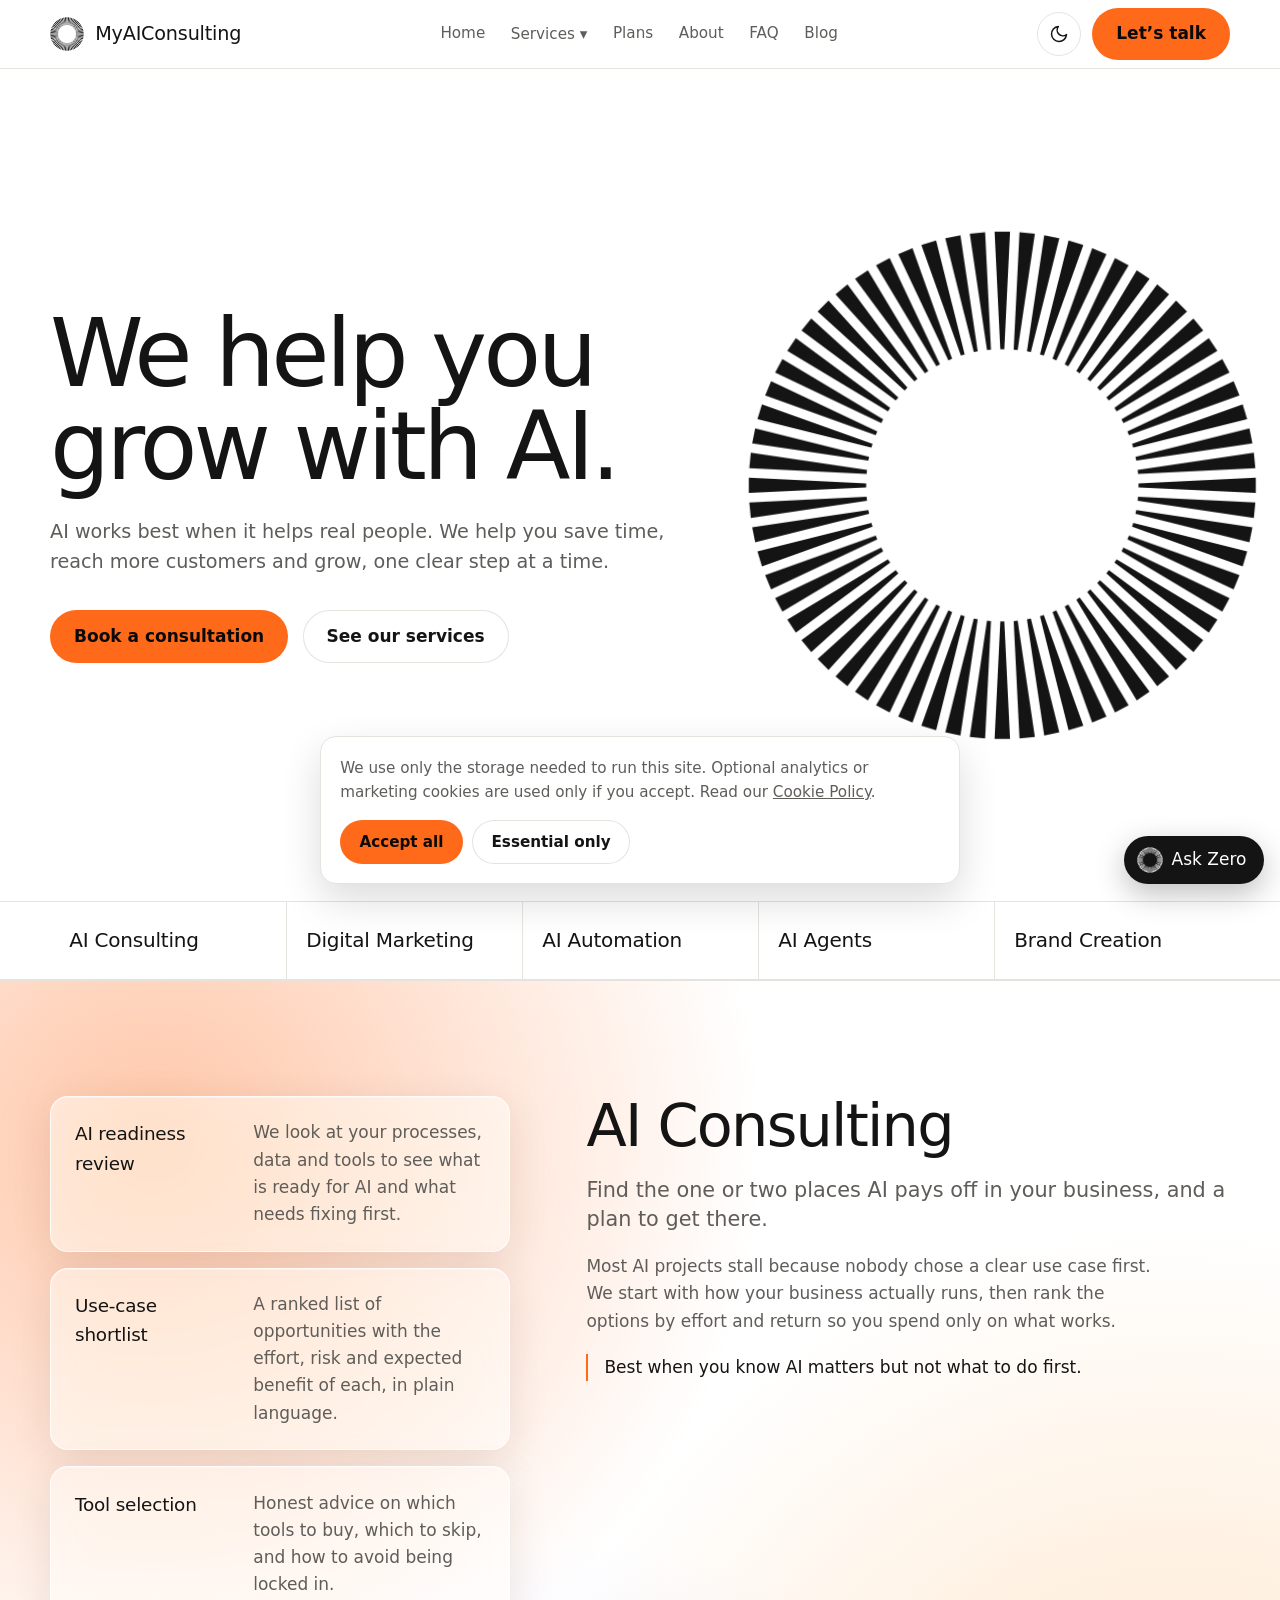
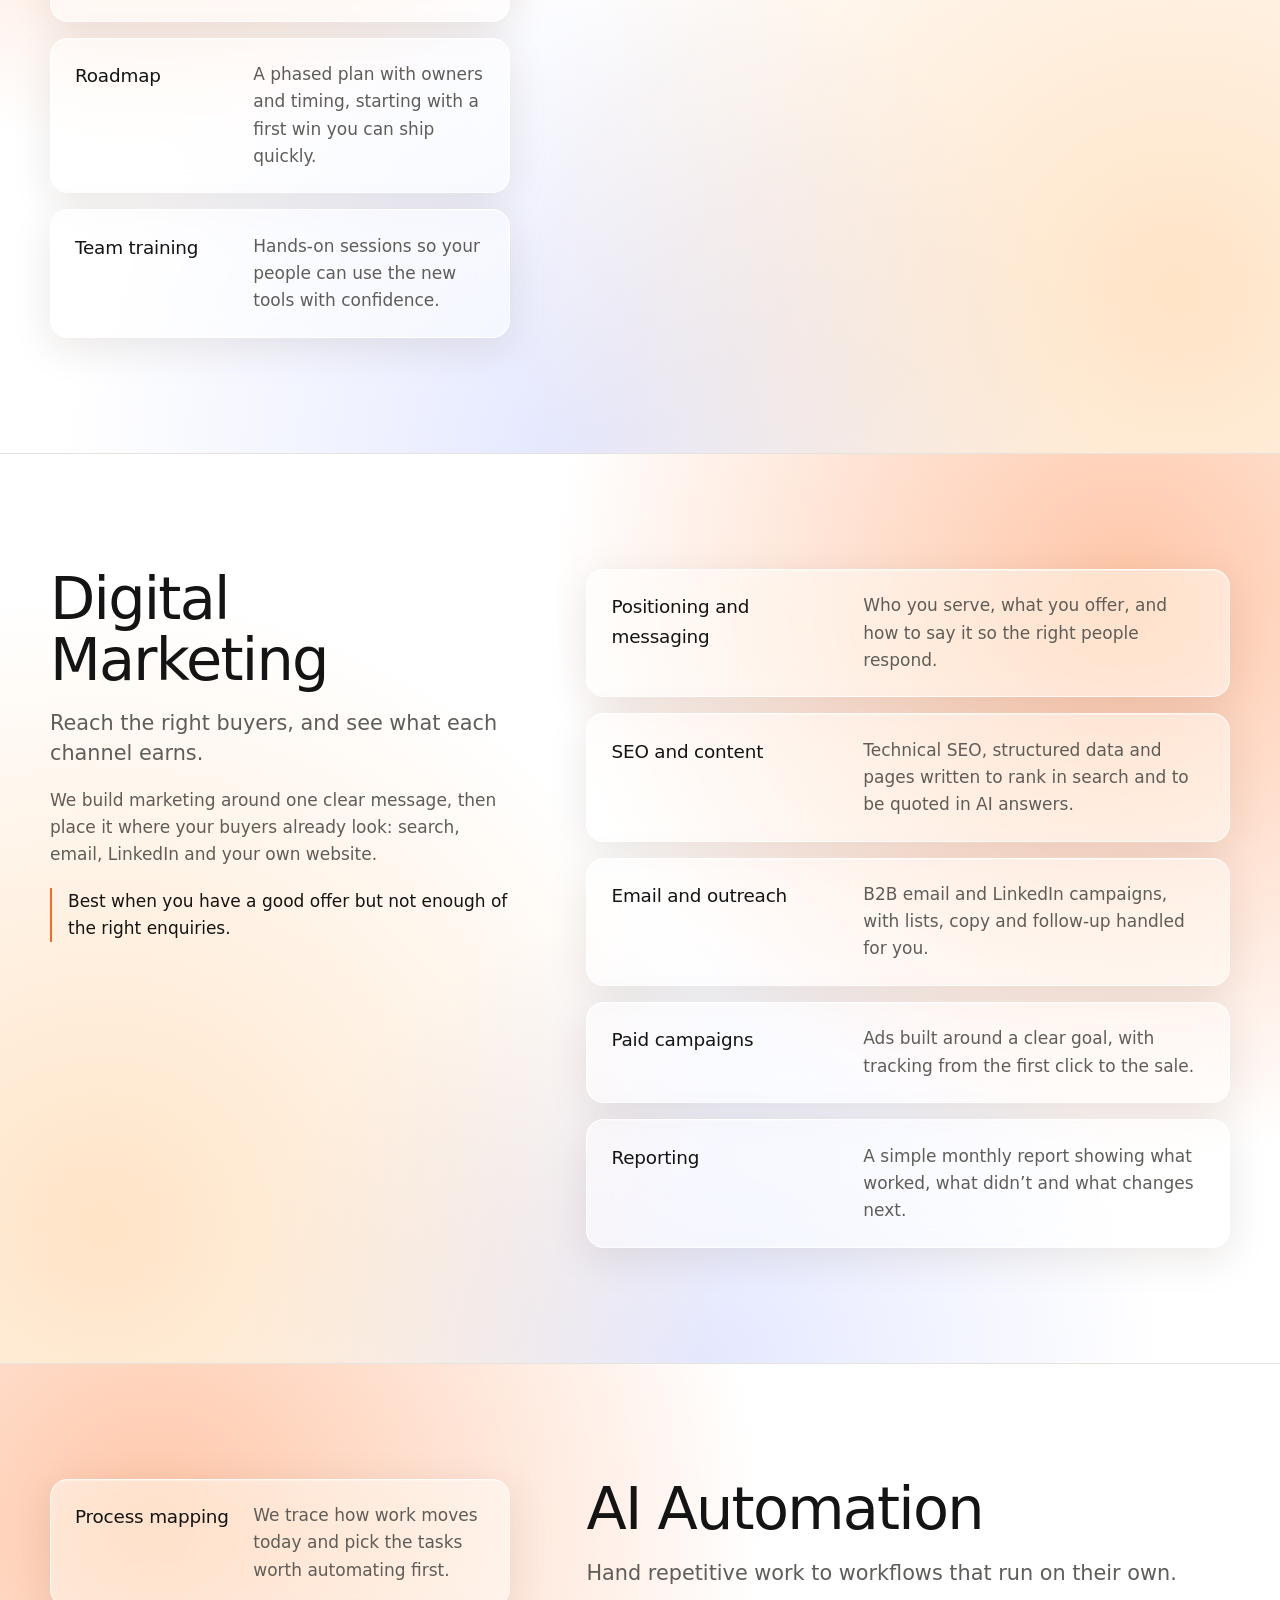
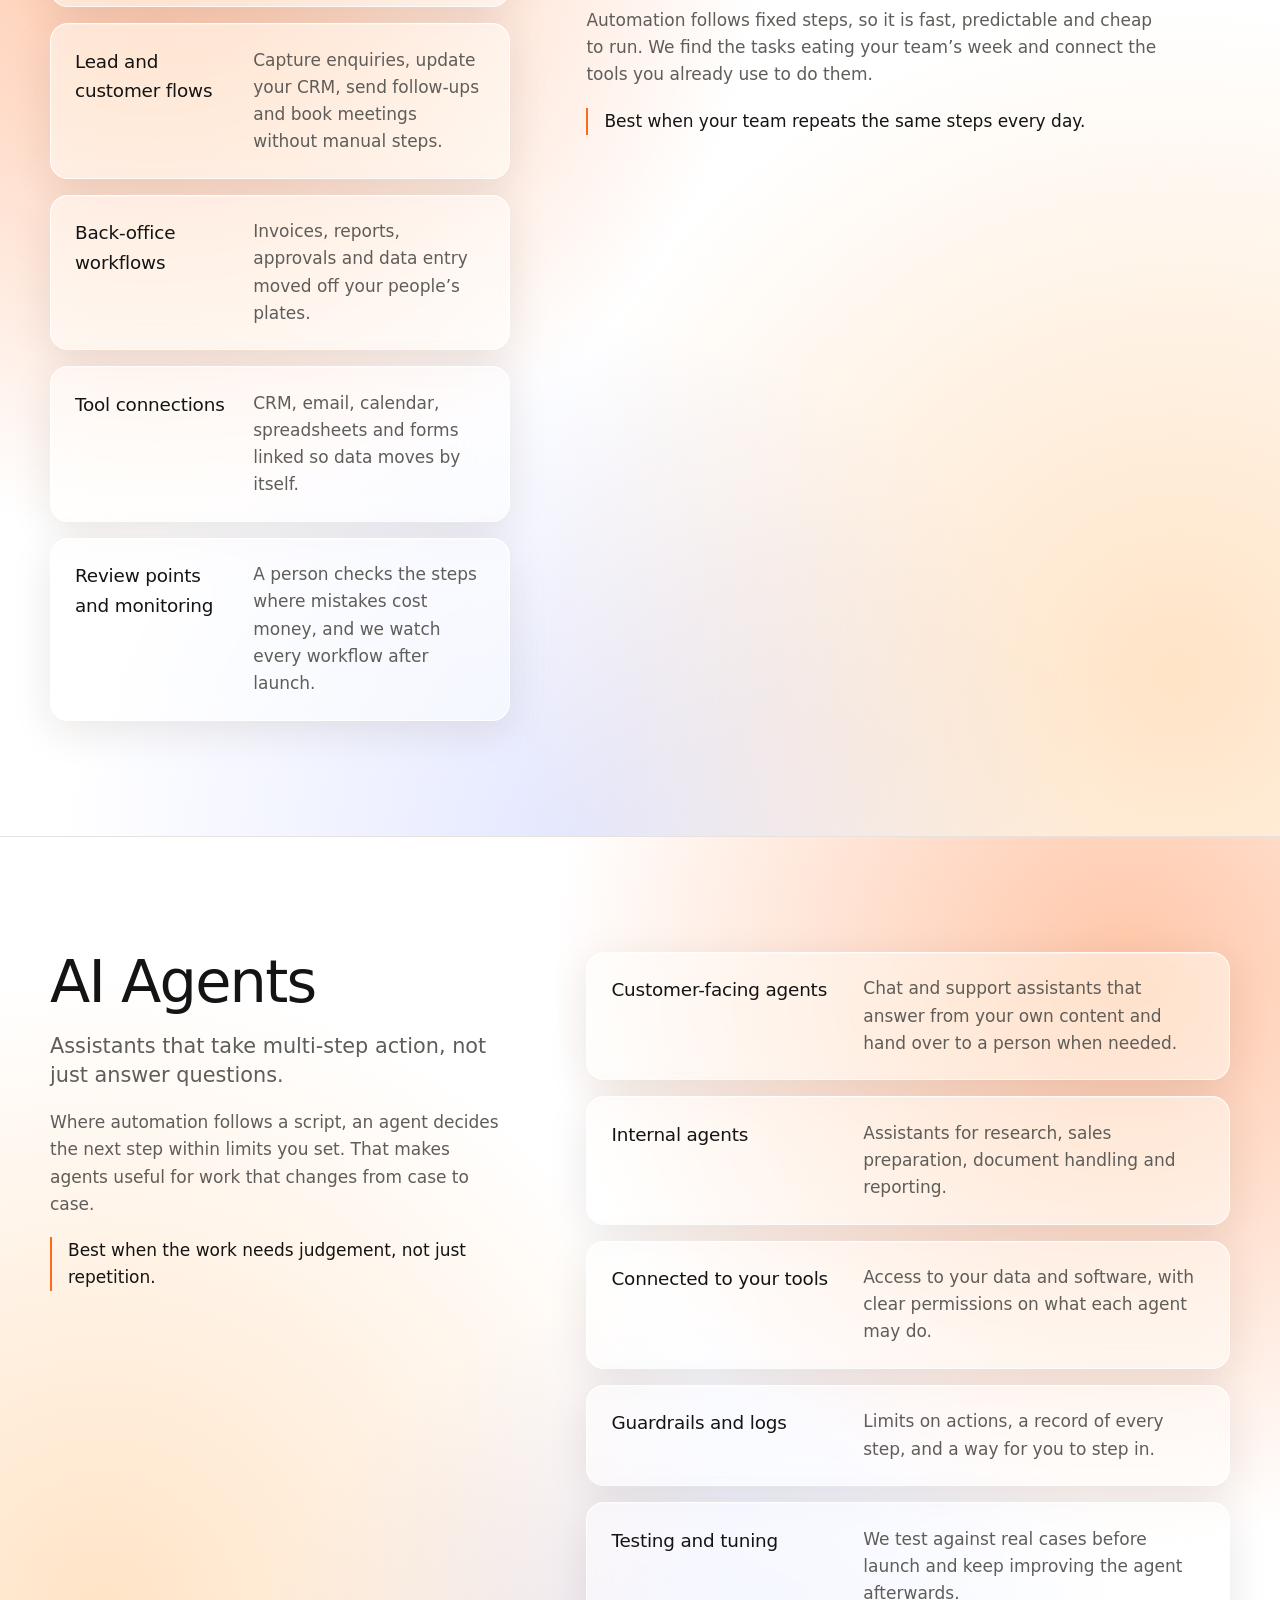
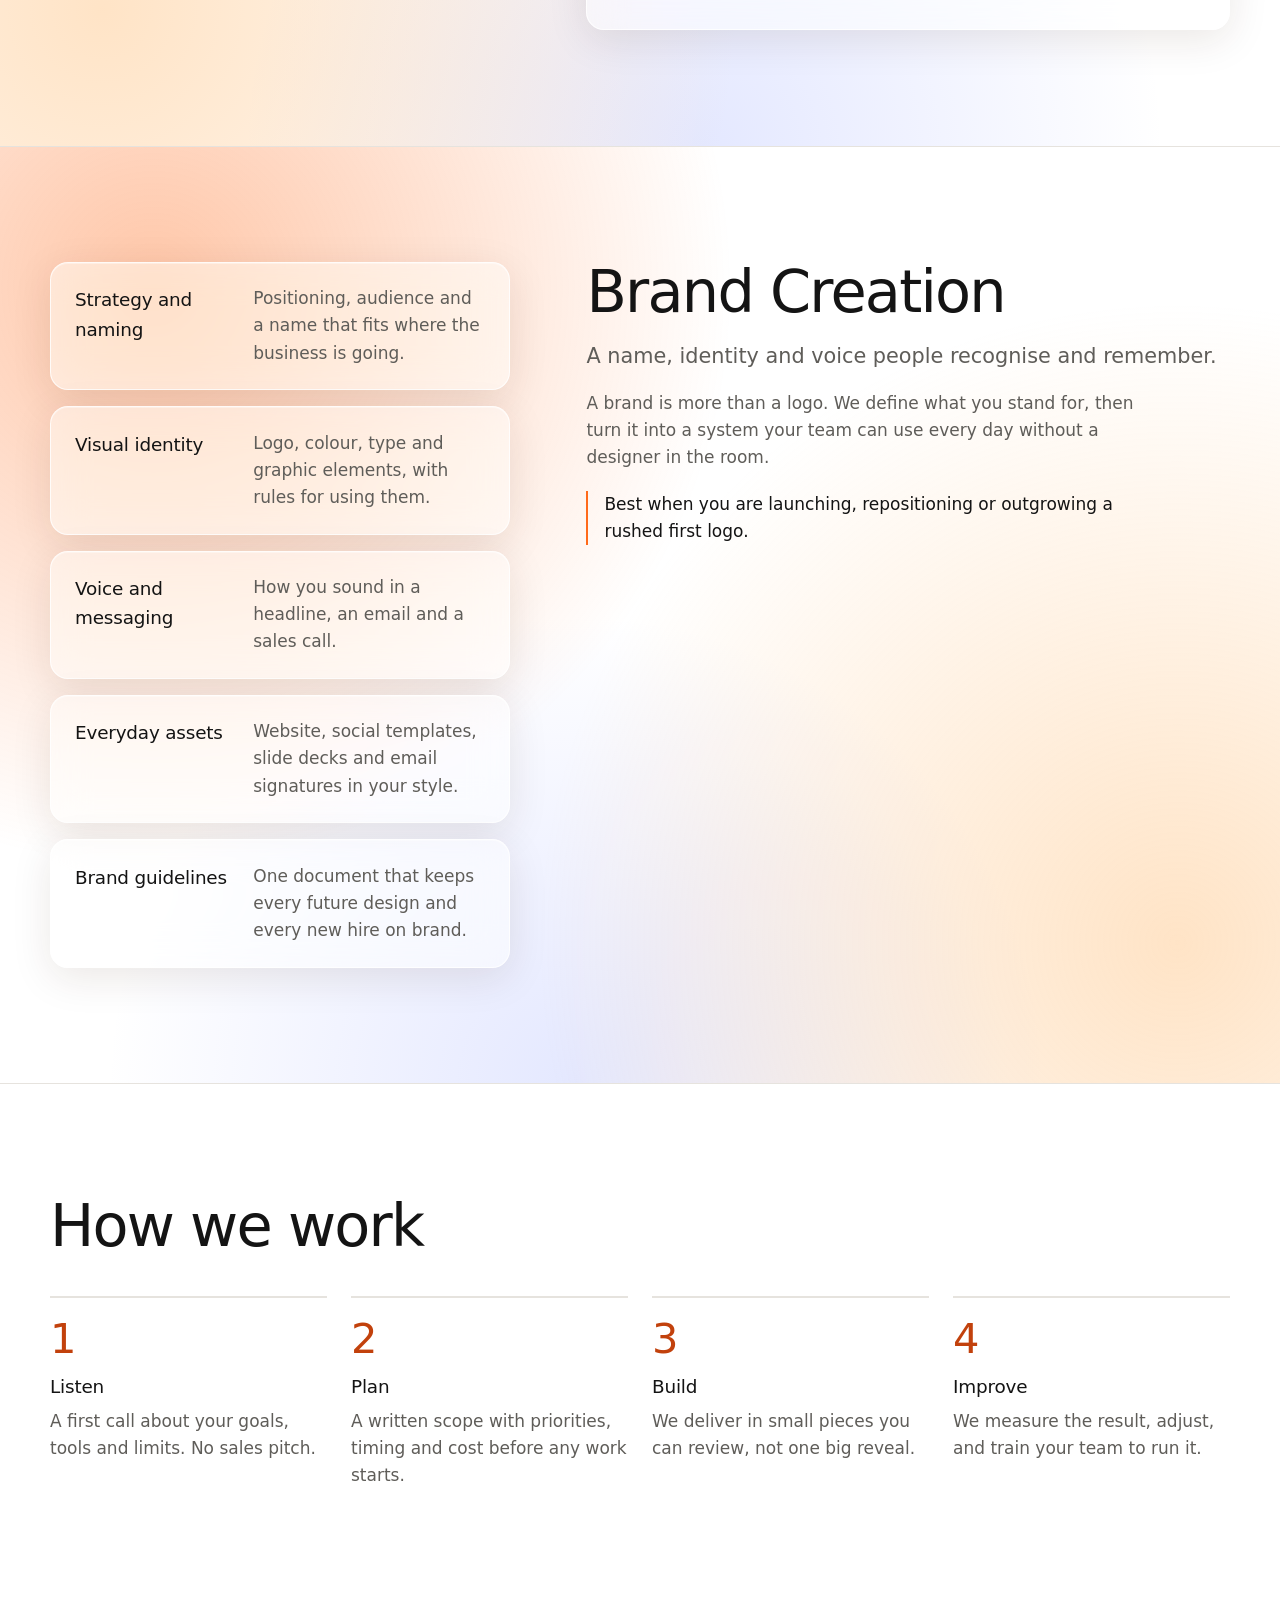
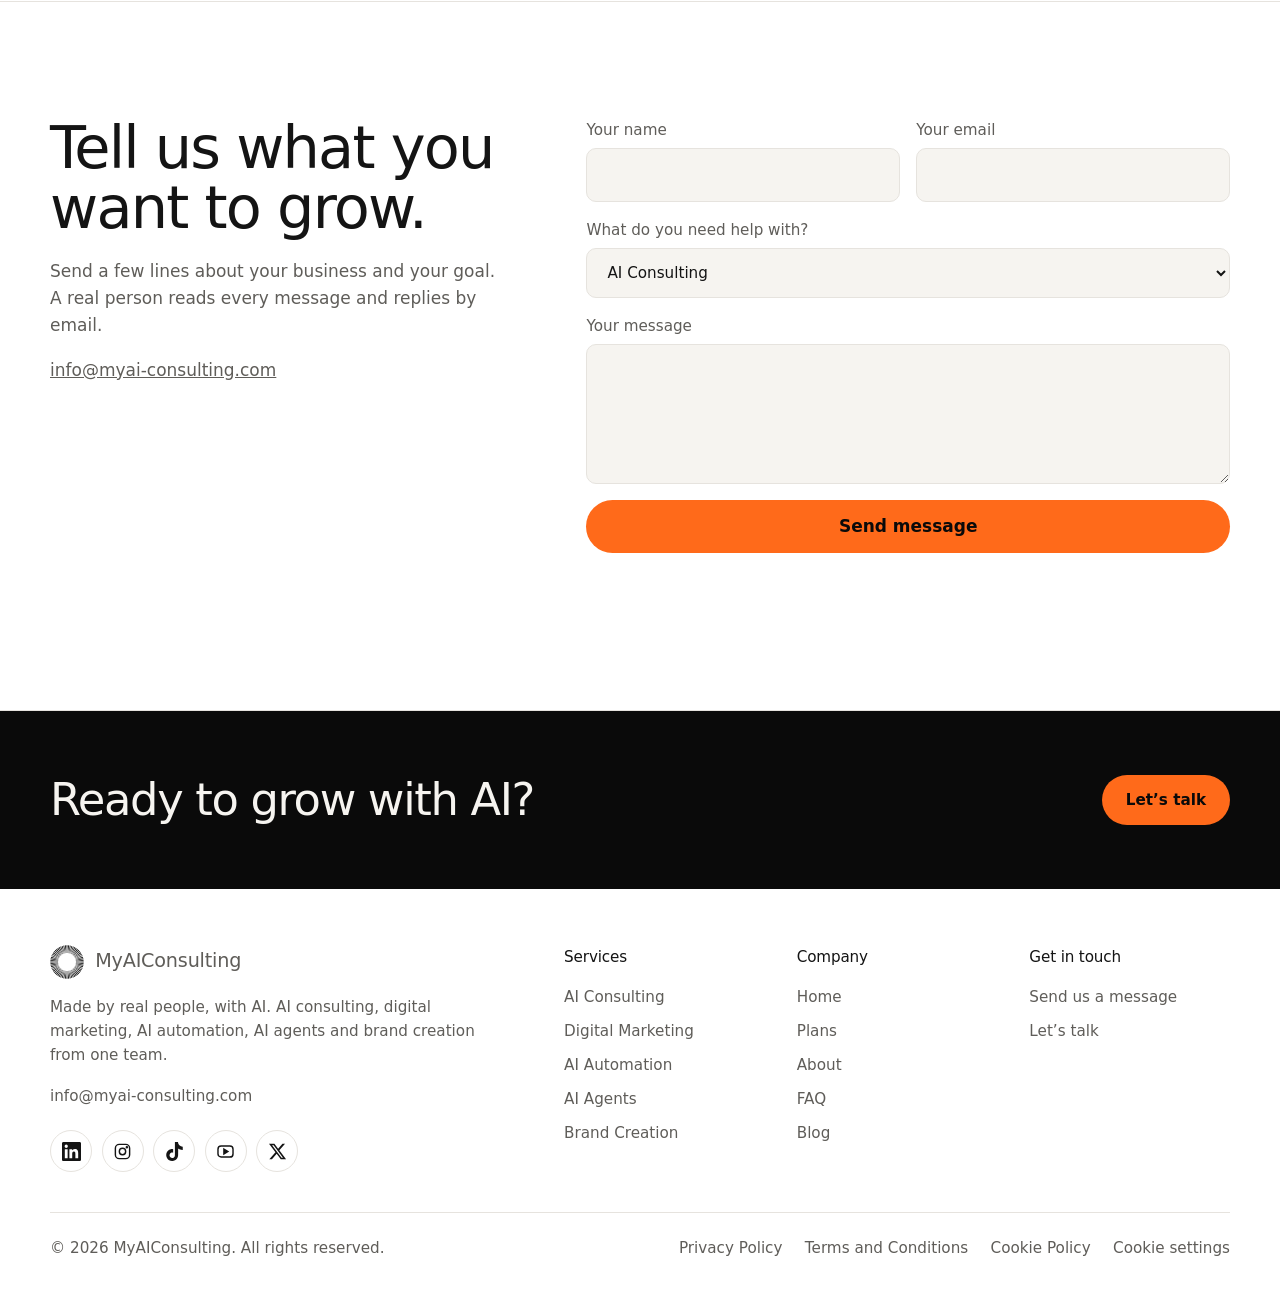
<file: myaiconsulting-website/index.html>
<!DOCTYPE html>
<html lang="en">
<head>
<meta charset="utf-8">
<meta http-equiv="Content-Security-Policy" content="default-src 'self'; script-src 'self'; style-src 'self' https://fonts.googleapis.com; font-src https://fonts.gstatic.com; img-src 'self' data:; connect-src 'none'; object-src 'none'; base-uri 'self'; form-action 'self'; upgrade-insecure-requests">
<meta name="referrer" content="strict-origin-when-cross-origin">
<meta name="viewport" content="width=device-width, initial-scale=1, viewport-fit=cover">
<title>MyAIConsulting: AI Consulting, Automation, Agents &amp; Brand</title>
<meta id="metaDesc" name="description" content="MyAIConsulting helps businesses grow with AI: AI consulting, digital marketing, AI automation, AI agents and brand creation from one team.">
<meta name="theme-color" content="#ffffff">
<meta property="og:type" content="website">
<meta property="og:site_name" content="MyAIConsulting">
<meta property="og:title" content="MyAIConsulting: we help you grow with AI">
<meta property="og:description" content="AI consulting, digital marketing, AI automation, AI agents and brand creation from one team.">
<meta name="twitter:card" content="summary">
<script type="application/ld+json">
{"@context":"https://schema.org","@graph":[
{"@type":"Organization","@id":"#org","name":"MyAIConsulting","slogan":"We help you grow with AI","email":"info@myai-consulting.com","description":"AI consulting company offering digital marketing, AI automation, AI agents and brand creation."},
{"@type":"WebSite","name":"MyAIConsulting","publisher":{"@id":"#org"}},
{"@type":"Service","name":"AI Consulting","serviceType":"AI consulting","provider":{"@id":"#org"}},
{"@type":"Service","name":"Digital Marketing","serviceType":"Digital marketing","provider":{"@id":"#org"}},
{"@type":"Service","name":"AI Automation","serviceType":"AI workflow automation","provider":{"@id":"#org"}},
{"@type":"Service","name":"AI Agents","serviceType":"AI agent development","provider":{"@id":"#org"}},
{"@type":"Service","name":"Brand Creation","serviceType":"Brand strategy and identity","provider":{"@id":"#org"}}]}
</script>
<link rel="icon" href="assets/favicon/black-on-white/favicon.svg" type="image/svg+xml" media="(prefers-color-scheme: light)">
<link rel="icon" href="assets/favicon/white-on-black/favicon.svg" type="image/svg+xml" media="(prefers-color-scheme: dark)">
<link rel="icon" href="favicon.ico" sizes="16x16 32x32 48x48">
<link rel="icon" href="assets/favicon/black-on-white/favicon-32.png" type="image/png" sizes="32x32">
<link rel="apple-touch-icon" href="assets/favicon/black-on-white/apple-touch-icon-180.png">
<link rel="preconnect" href="https://fonts.googleapis.com">
<link rel="preconnect" href="https://fonts.gstatic.com" crossorigin>
<link href="https://fonts.googleapis.com/css2?family=Hanken+Grotesk:wght@300;400;500;600&display=swap" rel="stylesheet">
<script src="js/theme-init.js"></script>
<link rel="stylesheet" href="css/styles.css">
</head>
<body>
<header>
 <div class="wrap">
  <a class="brand" href="#top" aria-label="MyAIConsulting home"><svg class="sun" viewBox="-110 -110 220 220" role="img" aria-label="MyAIConsulting sunburst logo"></svg>MyAIConsulting</a>
  <nav class="main-nav" id="mainNav" aria-label="Main"><ul>
   <li><a href="#top">Home</a></li>
   <li class="dd"><button type="button" class="ddb" aria-expanded="false" aria-haspopup="true">Services <span aria-hidden="true">▾</span></button>
    <ul class="menu-list">
     <li><a href="#ai-consulting">AI Consulting</a></li>
     <li><a href="#digital-marketing">Digital Marketing</a></li>
     <li><a href="#ai-automation">AI Automation</a></li>
     <li><a href="#ai-agents">AI Agents</a></li>
     <li><a href="#brand-creation">Brand Creation</a></li>
    </ul></li>
   <li><a href="#plans">Plans</a></li>
   <li><a href="#about">About</a></li>
   <li><a href="#faq">FAQ</a></li>
   <li><a href="#blog">Blog</a></li>
  </ul></nav>
  <div class="hactions">
  <button type="button" class="theme" id="themeBtn" aria-label="Switch to dark mode"><svg class="i-moon" width="20" height="20" viewBox="0 0 24 24" fill="none" stroke="currentColor" stroke-width="1.8" stroke-linecap="round" stroke-linejoin="round" aria-hidden="true"><path d="M21 12.8A9 9 0 1111.2 3a7 7 0 009.8 9.8z"/></svg><svg class="i-sun" width="20" height="20" viewBox="0 0 24 24" fill="none" stroke="currentColor" stroke-width="1.8" stroke-linecap="round" aria-hidden="true"><circle cx="12" cy="12" r="4"/><path d="M12 2v2M12 20v2M4.9 4.9l1.4 1.4M17.7 17.7l1.4 1.4M2 12h2M20 12h2M4.9 19.1l1.4-1.4M17.7 6.3l1.4-1.4"/></svg></button>
  <button type="button" class="menu" id="menuBtn" aria-expanded="false" aria-controls="mainNav" aria-label="Menu"><svg width="20" height="20" viewBox="0 0 20 20" fill="none" stroke="currentColor" stroke-width="2" stroke-linecap="round" aria-hidden="true"><path d="M3 5h14M3 10h14M3 15h14"/></svg></button>
  <a class="btn hdr-cta" href="#contact">Let’s talk</a>
  </div>
 </div>
</header>

<main id="top">
<section class="wrap hero">
 <div>
  <h1>We help you grow with AI.</h1>
  <p>AI works best when it helps real people. We help you save time, reach more customers and grow, one clear step at a time.</p>
  <div class="actions"><a class="btn" href="#contact">Book a consultation</a><a class="btn ghost" href="#ai-consulting">See our services</a></div>
 </div>
 <div class="sunwrap"><svg id="heroSun" viewBox="-110 -110 220 220" aria-hidden="true"></svg></div>
</section>

<nav class="index" aria-label="Services"><div class="wrap"><ul>
 <li><a href="#ai-consulting">AI Consulting</a></li>
 <li><a href="#digital-marketing">Digital Marketing</a></li>
 <li><a href="#ai-automation">AI Automation</a></li>
 <li><a href="#ai-agents">AI Agents</a></li>
 <li><a href="#brand-creation">Brand Creation</a></li>
</ul></div></nav>

<section class="svc" id="ai-consulting"><div class="wrap">
 <div class="lead">
  <h2>AI Consulting</h2>
  <p class="sub">Find the one or two places AI pays off in your business, and a plan to get there.</p>
  <p>Most AI projects stall because nobody chose a clear use case first. We start with how your business actually runs, then rank the options by effort and return so you spend only on what works.</p>
  <p class="fit">Best when you know AI matters but not what to do first.</p>
 </div>
 <ul>
  <li><h3>AI readiness review</h3><p>We look at your processes, data and tools to see what is ready for AI and what needs fixing first.</p></li>
  <li><h3>Use-case shortlist</h3><p>A ranked list of opportunities with the effort, risk and expected benefit of each, in plain language.</p></li>
  <li><h3>Tool selection</h3><p>Honest advice on which tools to buy, which to skip, and how to avoid being locked in.</p></li>
  <li><h3>Roadmap</h3><p>A phased plan with owners and timing, starting with a first win you can ship quickly.</p></li>
  <li><h3>Team training</h3><p>Hands-on sessions so your people can use the new tools with confidence.</p></li>
 </ul>
</div></section>

<section class="svc" id="digital-marketing"><div class="wrap">
 <div class="lead">
  <h2>Digital Marketing</h2>
  <p class="sub">Reach the right buyers, and see what each channel earns.</p>
  <p>We build marketing around one clear message, then place it where your buyers already look: search, email, LinkedIn and your own website.</p>
  <p class="fit">Best when you have a good offer but not enough of the right enquiries.</p>
 </div>
 <ul>
  <li><h3>Positioning and messaging</h3><p>Who you serve, what you offer, and how to say it so the right people respond.</p></li>
  <li><h3>SEO and content</h3><p>Technical SEO, structured data and pages written to rank in search and to be quoted in AI answers.</p></li>
  <li><h3>Email and outreach</h3><p>B2B email and LinkedIn campaigns, with lists, copy and follow-up handled for you.</p></li>
  <li><h3>Paid campaigns</h3><p>Ads built around a clear goal, with tracking from the first click to the sale.</p></li>
  <li><h3>Reporting</h3><p>A simple monthly report showing what worked, what didn’t and what changes next.</p></li>
 </ul>
</div></section>

<section class="svc" id="ai-automation"><div class="wrap">
 <div class="lead">
  <h2>AI Automation</h2>
  <p class="sub">Hand repetitive work to workflows that run on their own.</p>
  <p>Automation follows fixed steps, so it is fast, predictable and cheap to run. We find the tasks eating your team’s week and connect the tools you already use to do them.</p>
  <p class="fit">Best when your team repeats the same steps every day.</p>
 </div>
 <ul>
  <li><h3>Process mapping</h3><p>We trace how work moves today and pick the tasks worth automating first.</p></li>
  <li><h3>Lead and customer flows</h3><p>Capture enquiries, update your CRM, send follow-ups and book meetings without manual steps.</p></li>
  <li><h3>Back-office workflows</h3><p>Invoices, reports, approvals and data entry moved off your people’s plates.</p></li>
  <li><h3>Tool connections</h3><p>CRM, email, calendar, spreadsheets and forms linked so data moves by itself.</p></li>
  <li><h3>Review points and monitoring</h3><p>A person checks the steps where mistakes cost money, and we watch every workflow after launch.</p></li>
 </ul>
</div></section>

<section class="svc" id="ai-agents"><div class="wrap">
 <div class="lead">
  <h2>AI Agents</h2>
  <p class="sub">Assistants that take multi-step action, not just answer questions.</p>
  <p>Where automation follows a script, an agent decides the next step within limits you set. That makes agents useful for work that changes from case to case.</p>
  <p class="fit">Best when the work needs judgement, not just repetition.</p>
 </div>
 <ul>
  <li><h3>Customer-facing agents</h3><p>Chat and support assistants that answer from your own content and hand over to a person when needed.</p></li>
  <li><h3>Internal agents</h3><p>Assistants for research, sales preparation, document handling and reporting.</p></li>
  <li><h3>Connected to your tools</h3><p>Access to your data and software, with clear permissions on what each agent may do.</p></li>
  <li><h3>Guardrails and logs</h3><p>Limits on actions, a record of every step, and a way for you to step in.</p></li>
  <li><h3>Testing and tuning</h3><p>We test against real cases before launch and keep improving the agent afterwards.</p></li>
 </ul>
</div></section>

<section class="svc" id="brand-creation"><div class="wrap">
 <div class="lead">
  <h2>Brand Creation</h2>
  <p class="sub">A name, identity and voice people recognise and remember.</p>
  <p>A brand is more than a logo. We define what you stand for, then turn it into a system your team can use every day without a designer in the room.</p>
  <p class="fit">Best when you are launching, repositioning or outgrowing a rushed first logo.</p>
 </div>
 <ul>
  <li><h3>Strategy and naming</h3><p>Positioning, audience and a name that fits where the business is going.</p></li>
  <li><h3>Visual identity</h3><p>Logo, colour, type and graphic elements, with rules for using them.</p></li>
  <li><h3>Voice and messaging</h3><p>How you sound in a headline, an email and a sales call.</p></li>
  <li><h3>Everyday assets</h3><p>Website, social templates, slide decks and email signatures in your style.</p></li>
  <li><h3>Brand guidelines</h3><p>One document that keeps every future design and every new hire on brand.</p></li>
 </ul>
</div></section>

<section class="process" id="how-we-work"><div class="wrap">
 <h2>How we work</h2>
 <ol class="steps">
  <li><h3>Listen</h3><p>A first call about your goals, tools and limits. No sales pitch.</p></li>
  <li><h3>Plan</h3><p>A written scope with priorities, timing and cost before any work starts.</p></li>
  <li><h3>Build</h3><p>We deliver in small pieces you can review, not one big reveal.</p></li>
  <li><h3>Improve</h3><p>We measure the result, adjust, and train your team to run it.</p></li>
 </ol>
</div></section>

<section class="contact" id="contact"><div class="wrap">
 <div>
  <h2>Tell us what you want to grow.</h2>
  <p>Send a few lines about your business and your goal. A real person reads every message and replies by email.</p>
  <p><a href="mailto:info@myai-consulting.com">info@myai-consulting.com</a></p>
 </div>
 <form id="form" novalidate>
  <div class="two">
   <label>Your name<input id="n" name="name" autocomplete="name" maxlength="80" required></label>
   <label>Your email<input id="e" name="email" type="email" autocomplete="email" maxlength="120" required></label>
  </div>
  <label>What do you need help with?
   <select id="s"><option>AI Consulting</option><option>Digital Marketing</option><option>AI Automation</option><option>AI Agents</option><option>Brand Creation</option><option>Not sure yet</option></select>
  </label>
  <label>Your message<textarea id="m" maxlength="2000" required></textarea></label>
  <button class="btn" type="submit">Send message</button>
  <p id="msg" role="status"></p>
 </form>
</div></section>
</main>

<main id="pages" hidden>
<section class="page" id="plans" hidden><div class="wrap wide">
 <h1>Plans</h1>
 <p>Every business is different, so we build a plan around your goals.</p>
 <div class="plans">
  <article class="plan"><h2>Starter</h2><p class="price">from €79 <span class="per">one-time</span></p><p>A friendly first step to see where AI can help you.</p><ul><li>A 45-minute call with a real person</li><li>A short written list of your best AI quick wins</li><li>Tool suggestions that fit your budget</li><li>One follow-up by email</li></ul><a class="btn" href="#contact">Let’s talk</a></article>
  <article class="plan hot"><span class="badge">Most popular</span><h2>Growth</h2><p class="price">from €249 <span class="per">per month</span></p><p>Steady monthly help, with real work done for you.</p><ul><li>A monthly strategy call</li><li>One automation or workflow built each month</li><li>Simple marketing and SEO support</li><li>A short monthly progress report</li><li>Email support</li></ul><a class="btn" href="#contact">Let’s talk</a></article>
  <article class="plan"><h2>Complete</h2><p class="price">from €599 <span class="per">per month</span></p><p>Everything in Growth, with more hands-on help.</p><ul><li>Everything in Growth</li><li>A custom AI agent set up for your business</li><li>Brand refresh with simple guidelines</li><li>Weekly check-in calls</li><li>Priority replies</li></ul><a class="btn" href="#contact">Let’s talk</a></article>
  <article class="plan"><h2>Custom</h2><p class="price">Tailored to your team</p><p>For teams that want marketing, automation, brand and growth working together.</p><ul><li>A team built around your goals</li><li>Marketing, automation, brand and growth in one plan</li><li>An exact offer, written for you</li></ul><a class="btn" href="#contact">Let’s talk</a></article>
 </div>
 <p class="note">Prices start from the amounts shown, in euros. Every project is different. Tell us what you need and we’ll send you an exact offer.</p>
 <h2>How it works</h2>
 <ol class="steps">
  <li><h3>Talk</h3><p>Tell us your goals.</p></li>
  <li><h3>Plan</h3><p>We shape a plan that fits.</p></li>
  <li><h3>Build</h3><p>We deliver in small steps.</p></li>
  <li><h3>Support</h3><p>We stay in touch once it’s live.</p></li>
 </ol>
</div></section>

<section class="page" id="about" hidden><div class="wrap">
 <h1>About us</h1>
 <p>Hi, we’re MyAIConsulting. Nice to meet you.</p>
 <h2>Our story</h2>
 <p>We’re a new company, and we’re proud of it. We started with a simple idea: AI should make life easier for real people who run real businesses, not more confusing.</p>
 <p>AI can sound exciting and hard to trust at the same time. So we keep it human. We listen first, explain things in plain words, and only build what truly helps you grow.</p>
 <p>Today we help businesses grow with AI through consulting, marketing, automation, AI agents and brand creation. Because we’re young, we work closely with every client, and we’d love to start with you.</p>
 <h2>What we do and who we help</h2>
 <p>We offer AI consulting, digital marketing, AI automation, AI agents and brand creation.</p>
 <p>We help business owners and small teams who want to grow but don’t have time to work out AI alone.</p>
 <h2>How we work</h2>
 <ul class="pillars">
  <li><h3>Plain words</h3><p>Clear plans and no jargon.</p></li>
  <li><h3>You stay in control</h3><p>Nothing is built or switched on without your OK.</p></li>
 </ul>
 <h2>Meet the team</h2>
 <div class="team"><div class="photo av" aria-hidden="true">AV</div><div><strong>Andi V</strong><br>CEO<br><a class="in" href="https://www.linkedin.com/" target="_blank" rel="noopener noreferrer" aria-label="Andi V on LinkedIn"><svg viewBox="0 0 24 24" fill="currentColor" aria-hidden="true"><path d="M20.447 20.452h-3.554v-5.569c0-1.328-.027-3.037-1.852-3.037-1.853 0-2.136 1.445-2.136 2.939v5.667H9.351V9h3.414v1.561h.046c.477-.9 1.637-1.85 3.37-1.85 3.601 0 4.267 2.37 4.267 5.455v6.286zM5.337 7.433a2.062 2.062 0 01-2.063-2.065 2.064 2.064 0 112.063 2.065zm1.782 13.019H3.555V9h3.564v11.452zM22.225 0H1.771C.792 0 0 .774 0 1.729v20.542C0 23.227.792 24 1.771 24h20.451C23.2 24 24 23.227 24 22.271V1.729C24 .774 23.2 0 22.222 0h.003z"/></svg></a></div></div>
 <h2>Our AI teammates</h2>
 <p>We work with some of the best AI tools in the world, and a human always checks the results.</p>
 <ul class="toolgrid">
  <li><svg viewBox="0 0 24 24" fill="none" stroke="currentColor" stroke-width="1.8" stroke-linecap="round" stroke-linejoin="round" aria-hidden="true"><path d="M12 3v18M3 12h18M5.6 5.6l12.8 12.8M18.4 5.6L5.6 18.4"/></svg><h3>Claude Code</h3><p>Helps us build and fix things faster.</p></li>
  <li><svg viewBox="0 0 24 24" fill="none" stroke="currentColor" stroke-width="1.8" stroke-linecap="round" stroke-linejoin="round" aria-hidden="true"><path d="M12 2.5l8.2 4.75v9.5L12 21.5l-8.2-4.75v-9.5z"/><circle cx="12" cy="12" r="3"/></svg><h3>Codex</h3><p>A second pair of eyes on code.</p></li>
  <li><svg viewBox="0 0 24 24" fill="currentColor" aria-hidden="true"><path d="M12 2c.6 5.6 4.4 9.4 10 10-5.6.6-9.4 4.4-10 10-.6-5.6-4.4-9.4-10-10 5.6-.6 9.4-4.4 10-10z"/></svg><h3>Gemini</h3><p>Research, writing and ideas.</p></li>
  <li><svg viewBox="0 0 24 24" fill="none" stroke="currentColor" stroke-width="1.8" stroke-linecap="round" stroke-linejoin="round" aria-hidden="true"><circle cx="5" cy="12" r="2.4"/><circle cx="19" cy="6" r="2.4"/><circle cx="19" cy="18" r="2.4"/><path d="M7.4 12h3.6c2.4 0 2.4-6 5.6-6M11 12c2.4 0 2.4 6 5.6 6"/></svg><h3>n8n</h3><p>Connects your tools into automations.</p></li>
  <li><svg viewBox="0 0 24 24" fill="none" stroke="currentColor" stroke-width="1.8" stroke-linecap="round" stroke-linejoin="round" aria-hidden="true"><circle cx="12" cy="12" r="9"/><path d="M7 17L17 7"/></svg><h3>Grok</h3><p>Quick answers and a different point of view.</p></li>
  <li><svg viewBox="0 0 24 24" fill="none" stroke="currentColor" stroke-width="1.8" stroke-linecap="round" stroke-linejoin="round" aria-hidden="true"><path d="M12 12c-1.8-3-3.4-5-5.5-5C4 7 3 9.2 3 12s1 5 3.5 5c2.1 0 3.7-2 5.5-5zm0 0c1.8 3 3.4 5 5.5 5 2.5 0 3.5-2.2 3.5-5s-1-5-3.5-5c-2.1 0-3.7 2-5.5 5z"/></svg><h3>Meta AI</h3><p>More ideas, more points of view.</p></li>
  <li><svg viewBox="0 0 24 24" fill="none" stroke="currentColor" stroke-width="1.8" stroke-linecap="round" stroke-linejoin="round" aria-hidden="true"><path d="M12 2v20M5 7l7 5 7-5M5 17l7-5 7 5M5 7v10M19 7v10M5 7l7-5 7 5M5 17l7 5 7-5"/></svg><h3>Perplexity</h3><p>Research with sources we can check.</p></li>
 </ul>
 <p class="fine">Product names belong to their owners. We are not affiliated with or endorsed by them.</p>
</div></section>

<section class="page" id="faq" hidden><div class="wrap">
 <h1>FAQ</h1>
 <p>Quick answers to common questions.</p>
 <div class="faq">
  <details><summary>What services do you offer?</summary><p>We offer AI consulting, digital marketing, AI automation, AI agents and brand creation.</p></details>
  <details><summary>How much does a project cost?</summary><p>Our plans start from €79 for a Starter call, €249 a month for Growth and €599 a month for Complete. For a bigger project we write you an exact offer, so you know the cost before we begin.</p></details>
  <details><summary>How long does a project take?</summary><p>It depends on the size of the project. We give you a clear timeline in your offer, so you always know what to expect.</p></details>
  <details><summary>How does the process work, step by step?</summary><p>Talk: you tell us your goals. Plan: we shape a plan that fits. Build: we deliver in small steps you can review. Support: we stay in touch once it’s live.</p></details>
  <details><summary>What do you need from me to get started?</summary><p>Just your goals and a little about your business. If we work with your tools, we’ll ask for access only when we need it.</p></details>
  <details><summary>How does payment work?</summary><p>[PAYMENT TERMS]</p></details>
  <details><summary>Do you work with small businesses?</summary><p>Yes. Our plans start small, so you can begin where you are.</p></details>
  <details><summary>Do you offer support after the project ends?</summary><p>Yes. Our monthly plans include ongoing support, and you can talk to us any time.</p></details>
  <details><summary>How do I get started?</summary><p>Press “Let’s talk”, tell us what you need, and a real person will reply by email.</p></details>
 </div>
</div></section>

<section class="page" id="blog" hidden><div class="wrap wide">
 <h1>Blog</h1>
 <p>Notes on AI, marketing and building a business that works.</p>
 <div class="posts">
  <a class="post" href="#the-world"><div class="cover"><svg class="sun" viewBox="-110 -110 220 220" aria-hidden="true"></svg></div><div class="body"><h2>The World</h2><p>An example post about how AI is changing the way businesses around the world work.</p></div></a>
 </div>
</div></section>

<section class="page" id="the-world" hidden><div class="wrap">
 <a class="back" href="#blog">Back to the blog</a>
 <h1>The World</h1>
 <p>November 1, 2026 · By the MyAIConsulting team · Example post</p>
 <p>This is an example post that shows how blog articles will look on this site. Replace it with your own writing.</p>
 <h2>A smaller world for every business</h2>
 <p>A small company can now answer customers, run campaigns and organise its work with the same kinds of tools as a company ten times its size. AI is lowering the cost of work that used to need a large team.</p>
 <h2>What stays human</h2>
 <p>Tools change quickly, but trust, judgement and good ideas still come from people. The businesses that benefit most pick a few clear problems, test a solution, and improve it step by step.</p>
 <h2>Where to start</h2>
 <p>Write down the tasks your team repeats every week, choose one, and try to automate it. That single result will teach you more than any long plan.</p>
</div></section>

<section class="page" id="privacy" hidden><div class="wrap">
 <h1>Privacy Policy</h1>
 <p>Last updated: November 1, 2026</p>
 <p>MyAIConsulting (“we”, “us”) respects your privacy. This policy explains what personal data we collect through this website, why we collect it and what your rights are.</p>
 <h2>What we collect</h2>
 <ul><li>Contact details you send us: your name, email address, the service you are interested in and your message.</li><li>Technical data that our hosting provider records automatically, such as IP address, browser type and pages visited.</li><li>Your cookie choice, stored in your own browser (see our Cookie Policy).</li></ul>
 <h2>Chat assistant</h2>
 <p>Our chat assistant, Zero, runs in your browser. Your messages are not sent to us or stored.</p>
 <h2>How we use it</h2>
 <p>We use your details to reply to your enquiry, provide our services, keep the website secure and improve it. Where the law requires a legal basis, we rely on your consent, on our legitimate interest in running our business, or on the need to take steps toward a contract with you.</p>
 <h2>Who we share it with</h2>
 <p>We do not sell your personal data. We share it only with providers that help us run the site and our email, such as hosting and email services, and where the law requires it.</p>
 <h2>How long we keep it</h2>
 <p>We keep enquiry details for as long as needed to respond and to keep a record of our work together, then delete them or remove the personal details.</p>
 <h2>Your rights</h2>
 <p>Depending on where you live, you can ask to see, correct or delete your data, object to how we use it, or withdraw consent at any time. Write to <a href="mailto:info@myai-consulting.com">info@myai-consulting.com</a> and we will reply promptly.</p>
 <h2>Security and children</h2>
 <p>We take reasonable steps to protect your data. This website is not directed at anyone under 18.</p>
 <h2>Changes</h2>
 <p>We may update this policy and will change the date above when we do.</p>
</div></section>

<section class="page" id="terms" hidden><div class="wrap">
 <h1>Terms and Conditions</h1>
 <p>Last updated: November 1, 2026</p>
 <p>By using this website you agree to these terms. If you do not agree, please do not use the site.</p>
 <h2>Our services</h2>
 <p>This website describes the services of MyAIConsulting. Any work we do for you is covered by a separate written scope or agreement that sets out deliverables, timing and fees.</p>
 <h2>No guarantee of results</h2>
 <p>We work to give you useful, accurate advice and solutions, but we cannot guarantee specific business results. AI tools can make mistakes, so important outputs should be reviewed by a person.</p>
 <h2>Intellectual property</h2>
 <p>The content, design and logo on this website belong to MyAIConsulting. You may not copy or reuse them without our written permission. Ownership of client deliverables is set out in the agreement for each project.</p>
 <h2>Acceptable use</h2>
 <p>Do not misuse the site, attempt to disrupt it, or use it to send unlawful or harmful content.</p>
 <h2>Links and liability</h2>
 <p>The site may link to third-party websites that we do not control. To the extent the law allows, we are not liable for losses arising from your use of this website, and the information here is provided as it is, for general purposes.</p>
 <h2>Changes and contact</h2>
 <p>We may update these terms at any time. Questions? Email <a href="mailto:info@myai-consulting.com">info@myai-consulting.com</a>.</p>
</div></section>

<section class="page" id="cookies" hidden><div class="wrap">
 <h1>Cookie Policy</h1>
 <p>Last updated: November 1, 2026</p>
 <p>Cookies and similar storage are small pieces of data saved in your browser. This page explains what this site uses and how to control it.</p>
 <h2>What we use</h2>
 <ul><li><strong>Essential:</strong> remembers your cookie choice so we do not ask on every visit. Always on, and needed for the site to work properly.</li><li><strong>Analytics:</strong> none at the moment. If we add analytics later, it will run only if you accepted all cookies.</li><li><strong>Marketing:</strong> none at the moment. If we add marketing tools later, they will run only if you accepted all cookies.</li></ul>
 <h2>Your choice</h2>
 <p id="consentState">You have not made a choice yet.</p>
 <p><button type="button" class="btn" id="cAll2">Accept all</button> <button type="button" class="btn ghost" id="cEss2">Essential only</button></p>
 <h2>Other ways to control cookies</h2>
 <p>You can also block or delete cookies in your browser settings. Doing so may affect how parts of the site work. You can reopen the cookie banner at any time using “Cookie settings” in the footer.</p>
</div></section>
</main>

<div class="cookie" id="cookie" role="dialog" aria-label="Cookie preferences" hidden>
 <p>We use only the storage needed to run this site. Optional analytics or marketing cookies are used only if you accept. Read our <a href="#cookies">Cookie Policy</a>.</p>
 <div class="row"><button type="button" class="btn" id="cAll">Accept all</button><button type="button" class="btn ghost" id="cEss">Essential only</button></div>
</div>

<button type="button" class="zero-launch" id="zeroBtn" aria-expanded="false" aria-controls="zeroPanel"><svg class="sun" viewBox="-110 -110 220 220" aria-hidden="true"></svg><span>Ask Zero</span></button>
<section class="zero" id="zeroPanel" role="dialog" aria-label="Chat with Zero" hidden>
 <header><svg class="sun" viewBox="-110 -110 220 220" aria-hidden="true"></svg><div><strong>Zero</strong><span>Automated assistant</span></div><button type="button" id="zeroClose" aria-label="Close chat">×</button></header>
 <div class="zero-log" id="zeroLog" role="log" aria-live="polite"></div>
 <div class="zero-chips" id="zeroChips"></div>
 <form class="zero-form" id="zeroForm"><input id="zeroIn" maxlength="200" autocomplete="off" placeholder="Type your question…" aria-label="Your question"><button type="submit" aria-label="Send">➤</button></form>
 <p class="zero-note">Zero is an automated bot. Messages stay in your browser.</p>
</section>

<footer>
 <div class="fcta"><div class="wrap"><h2 id="fctaH">Ready to grow with AI?</h2><a class="btn" href="#contact">Let’s talk</a></div></div>
 <div class="wrap fgrid">
  <div class="fbrand">
   <a class="brand" href="#top" aria-label="MyAIConsulting home"><svg class="sun" viewBox="-110 -110 220 220" aria-hidden="true"></svg>MyAIConsulting</a>
   <p>Made by real people, with AI. AI consulting, digital marketing, AI automation, AI agents and brand creation from one team.</p>
   <p><a href="mailto:info@myai-consulting.com">info@myai-consulting.com</a></p>
   <ul class="social" aria-label="Social media">
    <li><a href="https://www.linkedin.com/" target="_blank" rel="noopener noreferrer" aria-label="LinkedIn"><svg viewBox="0 0 24 24" fill="currentColor" aria-hidden="true"><path d="M20.447 20.452h-3.554v-5.569c0-1.328-.027-3.037-1.852-3.037-1.853 0-2.136 1.445-2.136 2.939v5.667H9.351V9h3.414v1.561h.046c.477-.9 1.637-1.85 3.37-1.85 3.601 0 4.267 2.37 4.267 5.455v6.286zM5.337 7.433a2.062 2.062 0 01-2.063-2.065 2.064 2.064 0 112.063 2.065zm1.782 13.019H3.555V9h3.564v11.452zM22.225 0H1.771C.792 0 0 .774 0 1.729v20.542C0 23.227.792 24 1.771 24h20.451C23.2 24 24 23.227 24 22.271V1.729C24 .774 23.2 0 22.222 0h.003z"/></svg></a></li>
    <li><a href="https://www.instagram.com/" target="_blank" rel="noopener noreferrer" aria-label="Instagram"><svg viewBox="0 0 24 24" fill="none" stroke="currentColor" stroke-width="1.8" aria-hidden="true"><rect x="3" y="3" width="18" height="18" rx="5"/><circle cx="12" cy="12" r="4"/><circle cx="17.5" cy="6.5" r=".7" fill="currentColor"/></svg></a></li>
    <li><a href="https://www.tiktok.com/" target="_blank" rel="noopener noreferrer" aria-label="TikTok"><svg viewBox="0 0 24 24" fill="currentColor" aria-hidden="true"><path d="M12.525.02c1.31-.02 2.61-.01 3.91-.02.08 1.53.63 3.09 1.75 4.17 1.12 1.11 2.7 1.62 4.24 1.79v4.03c-1.44-.05-2.89-.35-4.2-.97-.57-.26-1.1-.59-1.62-.93-.01 2.92.01 5.84-.02 8.75-.08 1.4-.54 2.79-1.35 3.94-1.31 1.92-3.58 3.17-5.91 3.21-1.43.08-2.86-.31-4.08-1.03-2.02-1.19-3.44-3.37-3.65-5.71-.02-.5-.03-1-.01-1.49.18-1.9 1.12-3.72 2.58-4.96 1.66-1.44 3.98-2.13 6.15-1.72.02 1.48-.04 2.96-.04 4.44-.99-.32-2.15-.23-3.02.37-.63.41-1.11 1.04-1.36 1.75-.21.51-.15 1.07-.14 1.61.24 1.64 1.82 3.02 3.5 2.87 1.12-.01 2.19-.66 2.77-1.61.19-.33.4-.67.41-1.06.1-1.79.06-3.57.07-5.36.01-4.03-.01-8.05.02-12.07z"/></svg></a></li>
    <li><a href="https://www.youtube.com/" target="_blank" rel="noopener noreferrer" aria-label="YouTube"><svg viewBox="0 0 24 24" fill="none" stroke="currentColor" stroke-width="1.8" aria-hidden="true"><rect x="2.5" y="5" width="19" height="14" rx="4"/><path d="M10 9l5 3-5 3z" fill="currentColor"/></svg></a></li>
    <li><a href="https://x.com/" target="_blank" rel="noopener noreferrer" aria-label="X (Twitter)"><svg viewBox="0 0 24 24" fill="currentColor" aria-hidden="true"><path d="M18.244 2.25h3.308l-7.227 8.26 8.502 11.24H16.17l-5.214-6.817L4.99 21.75H1.68l7.73-8.835L1.254 2.25H8.08l4.713 6.231zm-1.161 17.52h1.833L7.084 4.126H5.117z"/></svg></a></li>
   </ul>
  </div>
  <nav class="fnav" aria-label="Footer">
   <div><h3>Services</h3><ul>
    <li><a href="#ai-consulting">AI Consulting</a></li>
    <li><a href="#digital-marketing">Digital Marketing</a></li>
    <li><a href="#ai-automation">AI Automation</a></li>
    <li><a href="#ai-agents">AI Agents</a></li>
    <li><a href="#brand-creation">Brand Creation</a></li>
   </ul></div>
   <div><h3>Company</h3><ul>
    <li><a href="#top">Home</a></li>
    <li><a href="#plans">Plans</a></li>
    <li><a href="#about">About</a></li>
    <li><a href="#faq">FAQ</a></li>
    <li><a href="#blog">Blog</a></li>
   </ul></div>
   <div><h3>Get in touch</h3><ul>
    <li><a href="#contact">Send us a message</a></li>
    <li><a href="#contact">Let’s talk</a></li>
   </ul></div>
  </nav>
 </div>
 <div class="wrap fbar">
  <span>© <span id="yr">2026</span> MyAIConsulting. All rights reserved.</span>
  <span class="flinks"><a href="#privacy">Privacy Policy</a><a href="#terms">Terms and Conditions</a><a href="#cookies">Cookie Policy</a><button type="button" class="linkbtn" id="cSet">Cookie settings</button></span>
 </div>
</footer>

<script src="js/main.js" defer></script>
<script src="js/zero-data.js" defer></script>
<script src="js/zero.js" defer></script>
</body>
</html>
</file>
<file: myaiconsulting-website/css/styles.css>
:root{--bg:#ffffff;--ink:#141414;--mute:#5f5d59;--line:#e6e3de;--field:#f6f4f0;--orange:#ff6a1a;--accent:#c2410c;--glass-bg:rgba(255,255,255,.5);--glass-bd:rgba(255,255,255,.8);--glass-sh:0 10px 40px rgba(60,30,10,.10);--blob1:rgba(255,106,26,.38);--blob2:rgba(255,190,120,.42);--blob3:rgba(120,140,255,.20);color-scheme:light;box-sizing:border-box;padding-top:env(safe-area-inset-top,0px);padding-bottom:env(safe-area-inset-bottom,0px)}
html{scroll-padding-top:calc(72px + env(safe-area-inset-top,0px));scroll-behavior:smooth}
*,*::before,*::after{box-sizing:inherit}
body{margin:0;background:var(--bg);color:var(--ink);font:400 1.0625rem/1.6 "Hanken Grotesk",system-ui,-apple-system,"Segoe UI",sans-serif;-webkit-font-smoothing:antialiased}
body::before{content:"";position:fixed;inset:0 0 auto;height:env(safe-area-inset-top,0px);background:var(--bg);z-index:10}
a{color:inherit}
:focus-visible{outline:2px solid var(--orange);outline-offset:3px;border-radius:4px}
.wrap{width:min(1180px,100% - 2.5rem);margin-inline:auto}
header{position:sticky;top:env(safe-area-inset-top,0px);z-index:9;background:color-mix(in srgb,var(--bg) 92%,transparent);backdrop-filter:blur(8px);border-bottom:1px solid var(--line)}
header .wrap{display:flex;align-items:center;justify-content:space-between;height:68px;gap:1rem}
.brand{display:flex;align-items:center;gap:.7rem;text-decoration:none;font-size:1.2rem;font-weight:400;letter-spacing:-.01em}
.brand svg{width:34px;height:34px;flex:none}
[hidden]{display:none!important}
@media (prefers-color-scheme:dark){:root:not([data-theme="light"]){--bg:#0a0a0a;--ink:#f6f4f0;--mute:#a9a7a2;--line:#2a2927;--field:#161615;--accent:#ff8a4d;--glass-bg:rgba(255,255,255,.07);--glass-bd:rgba(255,255,255,.16);--glass-sh:0 10px 40px rgba(0,0,0,.4);--blob1:rgba(255,106,26,.32);--blob2:rgba(255,160,90,.16);--blob3:rgba(110,130,255,.2);color-scheme:dark}}
:root[data-theme="dark"]{--bg:#0a0a0a;--ink:#f6f4f0;--mute:#a9a7a2;--line:#2a2927;--field:#161615;--accent:#ff8a4d;--glass-bg:rgba(255,255,255,.07);--glass-bd:rgba(255,255,255,.16);--glass-sh:0 10px 40px rgba(0,0,0,.4);--blob1:rgba(255,106,26,.32);--blob2:rgba(255,160,90,.16);--blob3:rgba(110,130,255,.2);color-scheme:dark}
.sun polygon,#heroSun polygon{fill:var(--ink)}
.hactions{display:flex;align-items:center;gap:.7rem}
.theme{display:grid;place-items:center;width:44px;height:44px;border-radius:50%;border:1px solid var(--line);background:none;color:var(--ink);cursor:pointer;transition:border-color .2s}
.theme:hover{border-color:var(--orange)}
.theme .i-sun{display:none}
:root[data-theme="dark"] .theme .i-sun{display:block}
:root[data-theme="dark"] .theme .i-moon{display:none}
.svc::before{content:"";position:absolute;inset:0;z-index:-1;background:radial-gradient(circle at 88% 15%,var(--blob1),transparent 42%),radial-gradient(circle at 8% 85%,var(--blob2),transparent 45%),radial-gradient(circle at 55% 100%,var(--blob3),transparent 40%)}
.svc:nth-of-type(even)::before{background:radial-gradient(circle at 12% 15%,var(--blob1),transparent 42%),radial-gradient(circle at 92% 85%,var(--blob2),transparent 45%),radial-gradient(circle at 45% 100%,var(--blob3),transparent 40%)}
.main-nav>ul{display:flex;gap:1.6rem;list-style:none;margin:0;padding:0;font-size:.95rem;align-items:center}
.main-nav a,.ddb{color:var(--mute);text-decoration:none;transition:color .2s;font:inherit;background:none;border:0;padding:.4rem 0;cursor:pointer}
.main-nav a:hover,.ddb:hover{color:var(--ink)}
.dd{position:relative}
.menu-list{display:none;position:absolute;top:100%;left:-1rem;min-width:230px;list-style:none;margin:0;padding:.5rem;background:var(--bg);border:1px solid var(--line);border-radius:12px;box-shadow:0 12px 30px rgba(0,0,0,.08)}
.dd.open .menu-list,.dd:hover .menu-list,.dd:focus-within .menu-list{display:block}
.menu-list a{display:block;padding:.6rem .8rem;border-radius:8px}
.menu-list a:hover{background:var(--field)}
.menu{display:none;background:none;border:1px solid var(--line);border-radius:10px;width:44px;height:44px;color:var(--ink);cursor:pointer}
.btn{display:inline-block;background:var(--orange);color:#0a0a0a;font-weight:600;text-decoration:none;padding:.8rem 1.5rem;border-radius:999px;border:0;font:inherit;font-weight:600;cursor:pointer;transition:transform .2s,background .2s}
.btn:hover{background:#ff834a;transform:translateY(-1px)}
.btn.ghost{background:none;color:var(--ink);box-shadow:inset 0 0 0 1px var(--line)}
.btn.ghost:hover{box-shadow:inset 0 0 0 1px var(--orange);background:none}
.hero{display:grid;grid-template-columns:1.1fr .9fr;align-items:center;gap:2rem;min-height:calc(100svh - 68px);padding:3rem 0}
h1{font-size:clamp(2.9rem,7.4vw,6.4rem);line-height:.98;letter-spacing:-.04em;font-weight:500;margin:0 0 1.5rem}
.hero p{max-width:34em;color:var(--mute);font-size:1.2rem;margin:0 0 2rem}
.actions{display:flex;flex-wrap:wrap;gap:.9rem}
.sunwrap{justify-self:end;width:min(100%,560px);aspect-ratio:1;margin-right:-6%}
.sunwrap svg{width:100%;height:100%;display:block;animation:spin 120s linear infinite}
#heroSun polygon{opacity:0;animation:ray .5s ease-out forwards;animation-delay:calc(var(--i)*14ms)}
@keyframes ray{to{opacity:1}}
@keyframes spin{to{transform:rotate(360deg)}}
.index{border-block:1px solid var(--line)}
.index ul{display:flex;flex-wrap:wrap;list-style:none;margin:0;padding:0}
.index li{flex:1 1 200px;border-left:1px solid var(--line)}
.index li:first-child{border-left:0}
.index a{display:block;padding:1.4rem 1.2rem;font-size:1.25rem;font-weight:500;letter-spacing:-.01em;text-decoration:none;transition:color .2s,background .2s}
.index a:hover{color:var(--accent);background:var(--field)}
.svc{position:relative;isolation:isolate;overflow:hidden;padding:clamp(4rem,9vw,8rem) 0;border-top:1px solid var(--line)}
.svc:first-of-type{border-top:0}
.svc .wrap{display:grid;grid-template-columns:5fr 7fr;gap:clamp(2rem,6vw,6rem);align-items:start}
.svc:nth-of-type(even) .lead{order:2}
h2{font-size:clamp(2.2rem,4.6vw,3.9rem);line-height:1.03;letter-spacing:-.03em;font-weight:500;margin:0 0 1.2rem}
.lead .sub{font-size:1.3rem;line-height:1.4;margin:0 0 1.2rem}
.lead p{color:var(--mute);margin:0 0 1.2rem;max-width:34em}
.fit{border-left:2px solid var(--orange);padding-left:1rem;color:var(--ink)!important}
.svc ul{list-style:none;margin:0;padding:0;display:grid;gap:1rem}
.svc li{padding:1.4rem 1.5rem;display:grid;grid-template-columns:minmax(0,1fr) minmax(0,1.5fr);gap:1.5rem;background:var(--glass-bg);border:1px solid var(--glass-bd);border-radius:18px;box-shadow:var(--glass-sh),inset 0 1px 0 rgba(255,255,255,.35);-webkit-backdrop-filter:blur(18px) saturate(150%);backdrop-filter:blur(18px) saturate(150%);transition:transform .25s,border-color .25s}
.svc li:hover{transform:translateY(-2px);border-color:var(--orange)}
h3{font-size:1.15rem;font-weight:500;margin:0;letter-spacing:-.01em}
.svc li p{margin:0;color:var(--mute)}
.process{padding:clamp(4rem,9vw,7rem) 0;border-top:1px solid var(--line)}
.steps{display:grid;grid-template-columns:repeat(4,1fr);gap:1.5rem;list-style:none;padding:0;margin:2.5rem 0 0;counter-reset:s}
.steps li{border-top:2px solid var(--line);padding-top:1.2rem;counter-increment:s}
.steps li::before{content:counter(s);display:block;font-size:2.6rem;font-weight:300;color:var(--accent);line-height:1;margin-bottom:.8rem}
.steps h3{margin-bottom:.4rem}
.steps p{margin:0;color:var(--mute)}
.contact{padding:clamp(4rem,9vw,8rem) 0;border-top:1px solid var(--line)}
.contact .wrap{display:grid;grid-template-columns:5fr 7fr;gap:clamp(2rem,6vw,6rem)}
.contact p{color:var(--mute);max-width:30em}
form{display:grid;gap:1rem}
label{display:grid;gap:.4rem;font-size:.95rem;color:var(--mute)}
input,select,textarea{font:inherit;color:var(--ink);background:var(--field);border:1px solid var(--line);border-radius:10px;padding:.85rem 1rem;width:100%}
input:focus,select:focus,textarea:focus{outline:2px solid var(--orange);outline-offset:1px;border-color:transparent}
textarea{min-height:140px;resize:vertical}
.two{display:grid;grid-template-columns:1fr 1fr;gap:1rem}
#msg{min-height:1.5em;color:var(--mute);margin:0}
footer{border-top:1px solid var(--line);color:var(--mute);font-size:.95rem}
.fcta{background:#0a0a0a;color:#f6f4f0}
.fcta .wrap{display:flex;flex-wrap:wrap;align-items:center;justify-content:space-between;gap:1.2rem;padding:clamp(2.5rem,5vw,4rem) 0}
.fcta h2{margin:0;font-size:clamp(1.8rem,3.6vw,2.8rem);color:#f6f4f0}
.fgrid{display:grid;grid-template-columns:1.4fr 2fr;gap:3rem;padding:3.5rem 0 2.5rem}
.fbrand p{max-width:30em;margin:1rem 0 0}
.fnav{display:grid;grid-template-columns:repeat(3,1fr);gap:2rem}
.fnav h3{font-size:.95rem;color:var(--ink);margin:0 0 1rem}
.fnav ul{list-style:none;margin:0;padding:0;display:grid;gap:.6rem}
.fnav a,.fbrand p a{text-decoration:none}
.fnav a:hover,.fbrand p a:hover{color:var(--ink);text-decoration:underline}
.social{display:flex;flex-wrap:wrap;gap:.6rem;list-style:none;margin:1.4rem 0 0;padding:0}
.social a{display:grid;place-items:center;width:42px;height:42px;border:1px solid var(--line);border-radius:50%;color:var(--ink);transition:background .2s,color .2s,border-color .2s}
.social a:hover{background:var(--ink);color:var(--bg);border-color:var(--ink)}
.social svg{width:19px;height:19px}
.fbar{display:flex;flex-wrap:wrap;justify-content:space-between;gap:.8rem 2rem;padding:1.4rem 0 2rem;border-top:1px solid var(--line)}
@media (max-width:860px){.fgrid{grid-template-columns:1fr;gap:2.5rem}.fnav{grid-template-columns:1fr 1fr}}
@media (max-width:520px){.fnav{grid-template-columns:1fr}}
@media (max-width:860px){
 .hdr-cta{display:none}
 .hero{grid-template-columns:1fr;min-height:0;padding:2rem 0 3rem}
 .sunwrap{order:-1;justify-self:start;width:150px;margin:0}
 .svc .wrap,.contact .wrap{grid-template-columns:1fr}
 .svc:nth-of-type(even) .lead{order:0}
 .svc li{grid-template-columns:1fr;gap:.4rem}
 .steps{grid-template-columns:1fr 1fr}
 .index li{border-left:0;border-top:1px solid var(--line)}
 .index li:first-child{border-top:0}
}
@media (max-width:520px){.steps,.two{grid-template-columns:1fr}}
@media (max-width:860px){.menu{display:inline-grid;place-items:center}.main-nav{display:none;position:absolute;top:100%;left:0;right:0;background:var(--bg);border-bottom:1px solid var(--line);padding:.5rem 1.25rem 1rem}.main-nav.open{display:block}.main-nav>ul{flex-direction:column;align-items:stretch;gap:0}.main-nav>ul>li>a,.ddb{display:block;width:100%;text-align:left;padding:.9rem 0;font-size:1.05rem;border-bottom:1px solid var(--line)}.menu-list{display:block;position:static;border:0;box-shadow:none;padding:0 0 0 1rem;background:none;min-width:0}}
.page{padding:clamp(3rem,7vw,6rem) 0;min-height:70svh}
.page .wrap{max-width:820px}
.page h1{font-size:clamp(2.2rem,5vw,3.8rem);margin:0 0 .6rem}
.page h2{font-size:1.5rem;margin:2.2rem 0 .6rem;letter-spacing:-.02em;line-height:1.2}
.page p,.page li{color:var(--mute);max-width:65ch}
.page ul{padding-left:1.2rem}
.page .wrap.wide{max-width:1180px}
.posts{display:grid;grid-template-columns:repeat(auto-fill,minmax(280px,1fr));gap:1.5rem;margin-top:2rem}
.post{display:block;text-decoration:none;border:1px solid var(--line);border-radius:16px;overflow:hidden;transition:border-color .2s,transform .2s}
.post:hover{border-color:var(--orange);transform:translateY(-2px)}
.post .cover{aspect-ratio:16/10;background:var(--field);display:grid;place-items:center}
.post .cover svg{width:42%}
.post .body{padding:1.2rem 1.3rem 1.4rem}
.post h2{margin:0 0 .5rem;font-size:1.5rem;color:var(--ink)}
.post p{margin:0}
.back{display:inline-block;margin-bottom:1.5rem;color:var(--mute)}
.cookie{position:fixed;left:1rem;right:1rem;bottom:calc(1rem + env(safe-area-inset-bottom,0px));z-index:20;max-width:640px;margin-inline:auto;background:var(--bg);border:1px solid var(--line);border-radius:16px;padding:1.2rem;box-shadow:0 16px 40px rgba(0,0,0,.14)}
.cookie p{margin:0 0 1rem;font-size:.95rem;color:var(--mute)}
.cookie .row{display:flex;flex-wrap:wrap;gap:.6rem}
.cookie .btn{padding:.6rem 1.2rem;font-size:.95rem}
.flinks{display:flex;flex-wrap:wrap;gap:.4rem 1.4rem}
.flinks a{text-decoration:none}.flinks a:hover,.linkbtn:hover{color:var(--ink);text-decoration:underline}
.linkbtn{font:inherit;color:inherit;background:none;border:0;padding:0;cursor:pointer}
.plans{display:grid;grid-template-columns:1fr;gap:1.6rem;margin-top:2rem}
.plan{position:relative;display:flex;flex-direction:column;gap:1rem;padding:1.6rem;border:1px solid var(--line);border-radius:18px;background:var(--field)}
.plan.hot{border:2px solid var(--orange)}
.badge{position:absolute;top:-.85rem;left:1.4rem;background:var(--orange);color:#0a0a0a;font-size:.8rem;font-weight:600;padding:.25rem .75rem;border-radius:999px}
.plan h2{margin:0;font-size:1.5rem;color:var(--ink)}
.plan .price{font-size:1.4rem;font-weight:500;color:var(--ink);margin:0}
.plan p{margin:0}
.plan ul{list-style:none;padding:0;margin:0;display:grid;gap:.5rem}
.plan li{padding-left:1.5rem;position:relative}
.plan li::before{content:"\2713";position:absolute;left:0;color:var(--accent)}
.plan .btn{margin-top:auto;text-align:center}
.page .note{margin-top:2rem;font-size:1.15rem;color:var(--ink)}
.pillars{list-style:none;padding:0!important;display:grid;gap:1.2rem;grid-template-columns:1fr}
.pillars li{border-top:2px solid var(--line);padding-top:1rem}
.pillars h3{margin-bottom:.3rem}
.pillars p{margin:0}
.team{display:flex;align-items:center;gap:1.2rem;margin-top:1rem}
.photo{width:110px;height:110px;border-radius:50%;border:2px dashed var(--line);display:grid;place-items:center;color:var(--mute);font-size:.85rem;flex:none}
.faq{margin-top:1.5rem;border-top:1px solid var(--line)}
.faq details{border-bottom:1px solid var(--line)}
.faq summary{cursor:pointer;list-style:none;display:flex;justify-content:space-between;gap:1rem;padding:1.1rem 0;font-size:1.1rem;font-weight:500;color:var(--ink)}
.faq summary::-webkit-details-marker{display:none}
.faq summary::after{content:"+";font-size:1.5rem;line-height:1;color:var(--accent);transition:transform .2s}
.faq details[open] summary::after{transform:rotate(45deg)}
.faq details p{margin:0 0 1.2rem}
.plan .per{font-size:.9rem;font-weight:400;color:var(--mute)}
.in{display:inline-grid;place-items:center;width:38px;height:38px;margin-top:.6rem;border:1px solid var(--line);border-radius:50%;color:var(--ink);transition:background .2s,color .2s}
.in:hover{background:var(--ink);color:var(--bg)}
.in svg{width:17px;height:17px}
.photo.av{border:0;background:var(--ink);color:var(--bg);font-size:1.6rem;font-weight:500}
.toolgrid{list-style:none;padding:0!important;display:grid;grid-template-columns:repeat(auto-fill,minmax(210px,1fr));gap:1rem;margin:1.2rem 0}
.toolgrid li{border:1px solid var(--line);border-radius:14px;padding:1rem 1.1rem;background:var(--field)}
.toolgrid svg{width:38px;height:38px;color:var(--ink);margin-bottom:.7rem;display:block}
.toolgrid h3{margin-bottom:.25rem}.toolgrid p{margin:0}
.page .fine{font-size:.9rem}
@media (min-width:700px){.plans{grid-template-columns:repeat(2,1fr)}}
@media (min-width:861px){.pillars{grid-template-columns:repeat(auto-fit,minmax(200px,1fr))}}
@media (min-width:1100px){.plans{grid-template-columns:repeat(4,1fr)}}
@media (prefers-reduced-motion:reduce){html{scroll-behavior:auto}.sunwrap svg{animation:none}#heroSun polygon{animation:none;opacity:1}.btn{transition:none}}
.zero-launch{position:fixed;right:1rem;bottom:calc(1rem + env(safe-area-inset-bottom,0px));z-index:25;display:flex;align-items:center;gap:.55rem;padding:.65rem 1.1rem .65rem .8rem;border:0;border-radius:999px;background:var(--ink);color:var(--bg);font:inherit;font-weight:500;cursor:pointer;box-shadow:0 10px 30px rgba(0,0,0,.25);transition:transform .2s}
.zero-launch:hover{transform:translateY(-2px)}
.zero-launch .sun{width:26px;height:26px}
.zero-launch .sun polygon{fill:var(--bg)}
@media (max-width:900px){.cookie:not([hidden]) ~ .zero-launch{bottom:calc(10.5rem + env(safe-area-inset-bottom,0px))}}
.zero{position:fixed;right:1rem;bottom:calc(5rem + env(safe-area-inset-bottom,0px));z-index:30;width:min(360px,calc(100vw - 2rem));height:min(520px,calc(100svh - 8rem));display:flex;flex-direction:column;background:var(--bg);border:1px solid var(--line);border-radius:20px;box-shadow:0 20px 60px rgba(0,0,0,.25);overflow:hidden}
.zero header{position:static;display:flex;align-items:center;gap:.7rem;padding:.8rem 1rem;border-bottom:1px solid var(--line);background:var(--field);backdrop-filter:none}
.zero header .sun{width:30px;height:30px;flex:none}
.zero header div{flex:1;display:grid;line-height:1.2}
.zero header span{font-size:.8rem;color:var(--mute)}
.zero header button{width:36px;height:36px;border:0;background:none;color:var(--ink);font-size:1.5rem;line-height:1;cursor:pointer;border-radius:50%}
.zero header button:hover{background:var(--line)}
.zero-log{flex:1;overflow-y:auto;padding:1rem;display:flex;flex-direction:column;gap:.6rem}
.zmsg{max-width:88%;padding:.6rem .85rem;border-radius:16px;font-size:.95rem;line-height:1.45;overflow-wrap:anywhere}
.zmsg.bot{align-self:flex-start;background:var(--field);color:var(--ink);border-bottom-left-radius:4px}
.zmsg.user{align-self:flex-end;background:var(--orange);color:#0a0a0a;border-bottom-right-radius:4px}
.zmsg a{color:inherit;text-decoration:underline}
.zero-chips{display:flex;flex-wrap:wrap;gap:.4rem;padding:.2rem 1rem .6rem}
.zero-chips button{border:1px solid var(--line);background:none;color:var(--ink);font:inherit;font-size:.85rem;padding:.35rem .7rem;border-radius:999px;cursor:pointer}
.zero-chips button:hover{border-color:var(--orange)}
.zero-form{display:flex;gap:.5rem;padding:.6rem 1rem;border-top:1px solid var(--line)}
.zero-form input{flex:1;min-width:0;padding:.65rem .9rem;border-radius:999px;font-size:1rem}
.zero-form button{width:44px;height:44px;flex:none;border:0;border-radius:50%;background:var(--orange);color:#0a0a0a;font-size:1.1rem;cursor:pointer}
.zero-note{margin:0;padding:0 1rem .7rem;font-size:.75rem;color:var(--mute);text-align:center}
@media (max-width:520px){.zero{right:.75rem;left:.75rem;width:auto;bottom:calc(4.8rem + env(safe-area-inset-bottom,0px))}}
</file>
